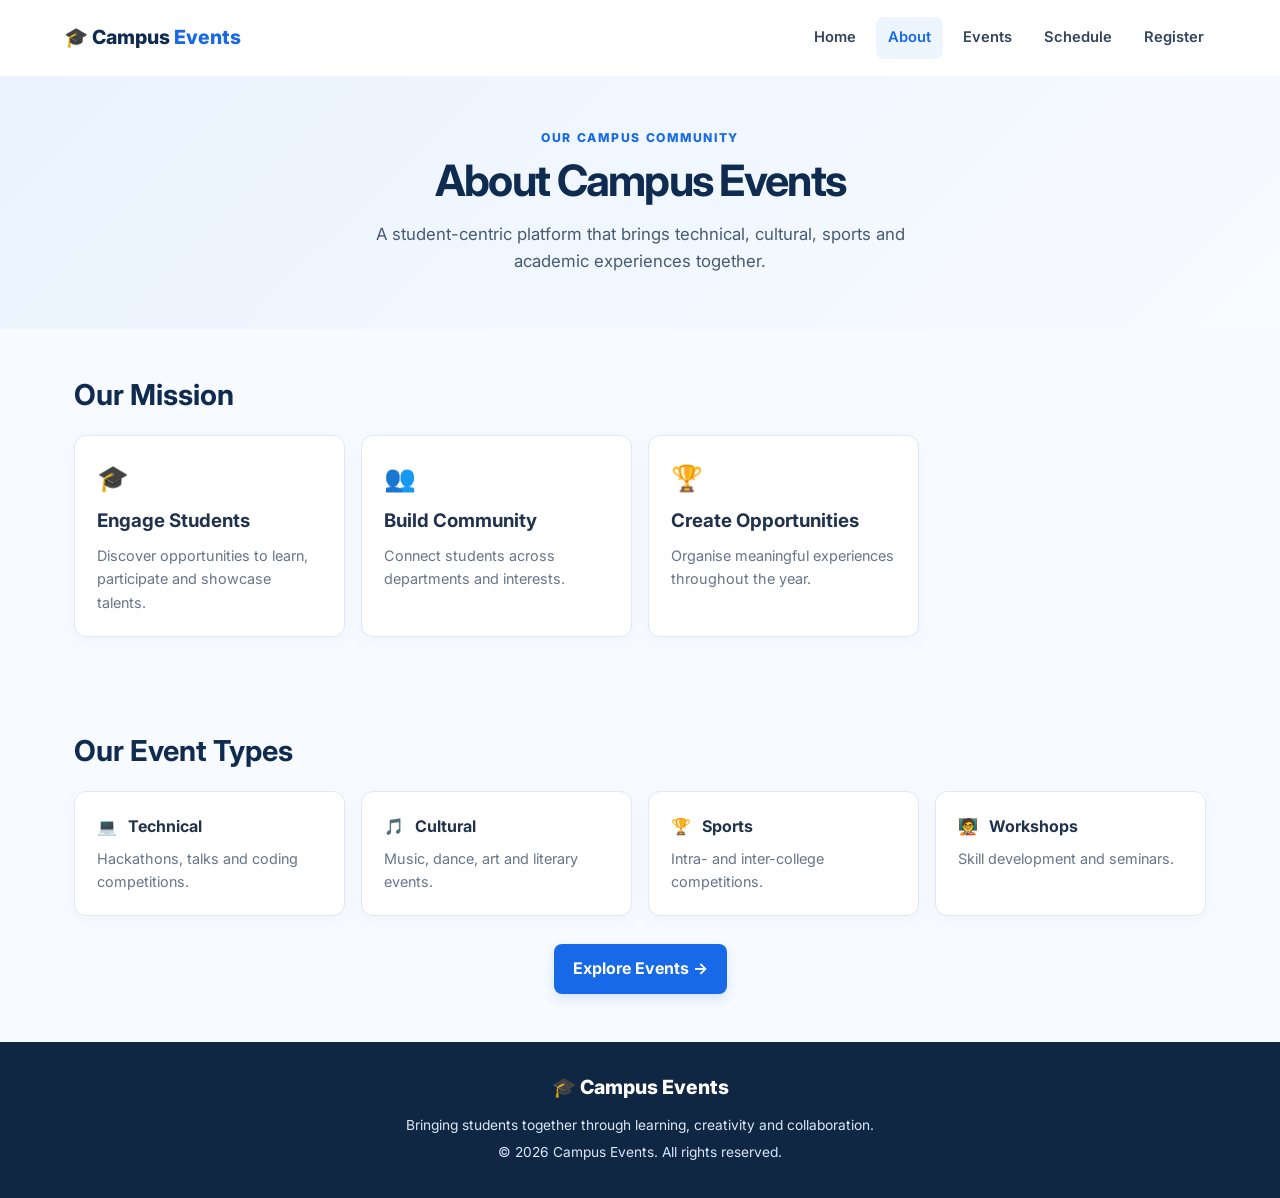
<file: about.html>
<!DOCTYPE html>
<html lang="en">
<head>
  <meta charset="UTF-8">
  <meta name="viewport" content="width=device-width, initial-scale=1.0">
  <title>About | Campus Events</title>
  <link rel="stylesheet" href="style.css">
</head>
<body>
<header class="navbar">
  <a class="logo" href="index.html">🎓 Campus <span>Events</span></a>
  <nav>
    <a href="index.html">Home</a>
    <a class="active" href="about.html">About</a>
    <a href="events.html">Events</a>
    <a href="schedule.html">Schedule</a>
    <a href="register.html">Register</a>
  </nav>
</header>
<main>
  <section class="page-hero">
    <p class="eyebrow">OUR CAMPUS COMMUNITY</p>
    <h1>About Campus Events</h1>
    <p>A student-centric platform that brings technical, cultural, sports and academic experiences together.</p>
  </section>
  <section class="section">
    <h2>Our Mission</h2>
    <div class="category-grid">
      <div><span class="big-icon">🎓</span><h3>Engage Students</h3><p>Discover opportunities to learn, participate and showcase talents.</p></div>
      <div><span class="big-icon">👥</span><h3>Build Community</h3><p>Connect students across departments and interests.</p></div>
      <div><span class="big-icon">🏆</span><h3>Create Opportunities</h3><p>Organise meaningful experiences throughout the year.</p></div>
    </div>
  </section>
  <section class="section">
    <h2>Our Event Types</h2>
    <div class="category-grid">
      <div>💻 <strong>Technical</strong><p>Hackathons, talks and coding competitions.</p></div>
      <div>🎵 <strong>Cultural</strong><p>Music, dance, art and literary events.</p></div>
      <div>🏆 <strong>Sports</strong><p>Intra- and inter-college competitions.</p></div>
      <div>🧑‍🏫 <strong>Workshops</strong><p>Skill development and seminars.</p></div>
    </div>
    <p class="center"><a class="btn" href="events.html">Explore Events →</a></p>
  </section>
</main>
<footer class="footer">
  <a class="logo light" href="index.html">🎓 Campus Events</a>
  <p>Bringing students together through learning, creativity and collaboration.</p>
  <p>© 2026 Campus Events. All rights reserved.</p>
</footer>
</body>
</html>
</file>
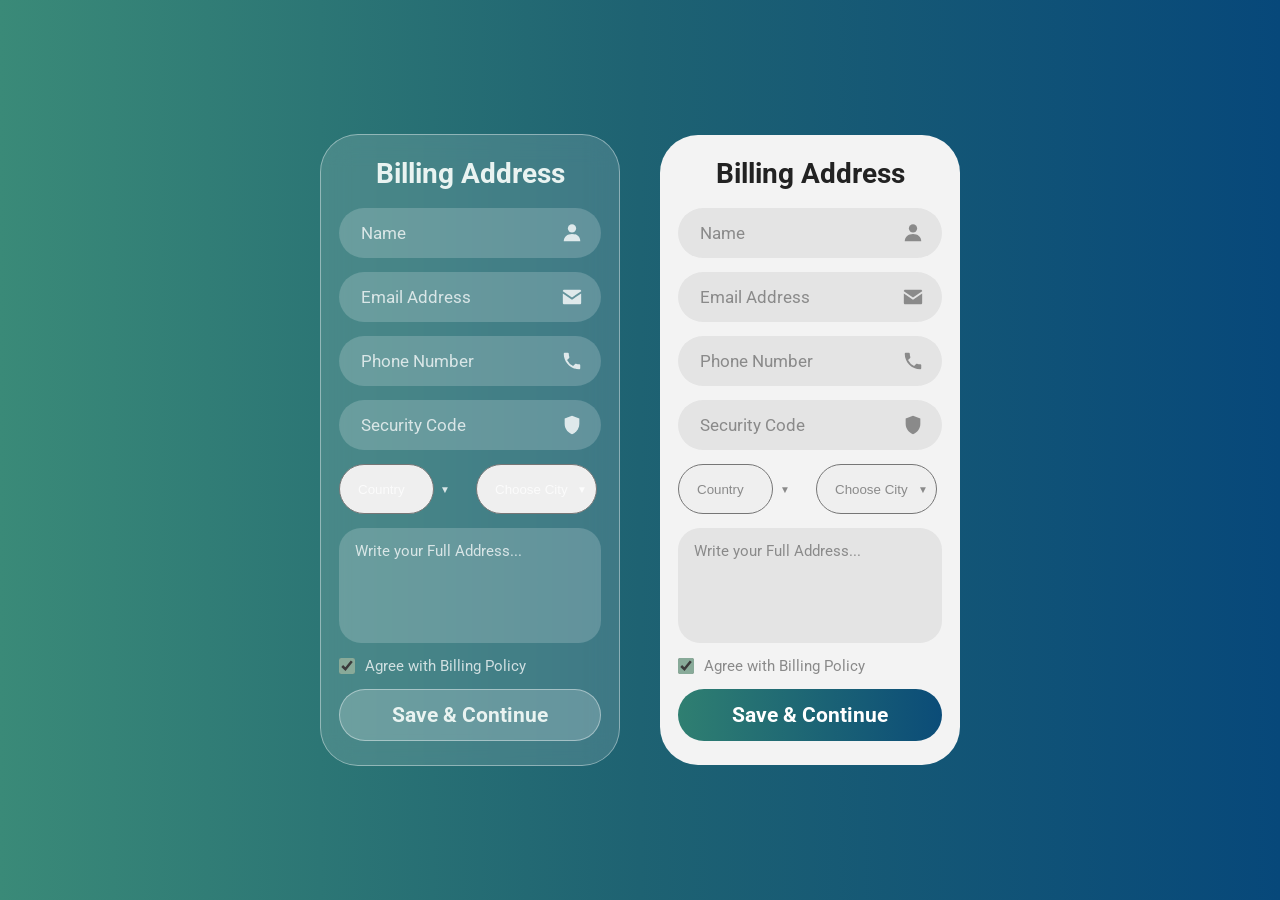
<file: billing-form_1.html>
<!DOCTYPE html>
<html lang="en">
<head>
<meta charset="UTF-8">
<meta name="viewport" content="width=device-width, initial-scale=1">
<title>Billing Address Form</title>
<link href="https://fonts.googleapis.com/css2?family=Roboto:wght@400;700&display=swap" rel="stylesheet">
<style>
  /* 1. Page: diagonal-free green to blue gradient behind everything */
  * { box-sizing: border-box; margin: 0; }
  body {
    min-height: 100vh;
    display: flex; flex-wrap: wrap; gap: 40px;      /* two cards side by side, wrap on phones */
    align-items: center; justify-content: center;
    padding: 40px 20px;
    font-family: "Roboto", Arial, sans-serif;
    background: linear-gradient(90deg, #3a8a78 0%, #1e6272 50%, #07487a 100%);
  }

  /* 2. Shared card shape (both versions use this) */
  .card {
    width: 300px; padding: 22px 18px 24px;
    border-radius: 38px;
    display: flex; flex-direction: column; gap: 14px;
  }
  .card h2 { text-align: center; font-size: 28px; font-weight: 700; margin-bottom: 4px; }

  /* 3. Shared fields: pill shape = border-radius bigger than half the height */
  .field { position: relative; }
  .field input, .field select, textarea {
    width: 100%; border: 0; outline: 0;
    font: inherit; font-size: 17px; color: inherit;
    background: var(--field-bg);
  }
  .field input { height: 50px; padding: 0 50px 0 22px; border-radius: 25px; }
  .field svg {                                       /* icon sits inside the right end */
    position: absolute; right: 18px; top: 50%;
    width: 22px; height: 22px; transform: translateY(-50%);
    fill: var(--icon);
  }
  ::placeholder { color: var(--placeholder); opacity: 1; }

  /* Country + City on one row */
  .row { display: flex; justify-content: space-between; gap: 12px; }
  .select { position: relative; flex: 1; }
  .select select {
    height: 50px; padding: 0 28px 0 18px; border-radius: 25px;
    appearance: none; -webkit-appearance: none; color: var(--placeholder);
  }
  .select::after {                                   /* the little arrow */
    content: "▼"; font-size: 10px; color: var(--icon);
    position: absolute; right: 14px; top: 50%; transform: translateY(-50%);
    pointer-events: none;
  }

  textarea { height: 115px; padding: 14px 16px; border-radius: 22px; resize: none; font-size: 15px; }

  .agree { display: flex; align-items: center; gap: 10px; font-size: 15px; color: var(--placeholder); }
  .agree input { width: 16px; height: 16px; accent-color: #8a9; }

  button {
    height: 52px; border-radius: 26px; border: 0; cursor: pointer;
    font: inherit; font-size: 21px; font-weight: 700;
  }
  button:focus-visible, input:focus-visible, select:focus-visible, textarea:focus-visible {
    outline: 2px solid #fff; outline-offset: 2px;
  }

  /* 4. GLASS version: see-through white + blur of what is behind */
  .glass {
    --field-bg: rgba(255,255,255,.18);
    --placeholder: rgba(255,255,255,.75);
    --icon: rgba(255,255,255,.8);
    color: #e9f3f1;
    background: rgba(255,255,255,.14);               /* low alpha = see-through */
    border: 1px solid rgba(255,255,255,.4);          /* thin light edge */
    backdrop-filter: blur(14px);                     /* the "frosted" effect */
    -webkit-backdrop-filter: blur(14px);
  }
  .glass button { background: rgba(255,255,255,.2); color: #e9f3f1; border: 1px solid rgba(255,255,255,.4); }

  /* 5. LIGHT version: solid grey-white + gradient button */
  .light {
    --field-bg: #e4e4e4;
    --placeholder: #8a8a8a;
    --icon: #8a8a8a;
    color: #222;
    background: #f3f3f3;
  }
  .light button { background: linear-gradient(90deg, #2f7f71, #0b4c78); color: #fff; }
</style>
</head>
<body>

  <!-- Left card: glass -->
  <form class="card glass" onsubmit="return false">
    <h2>Billing Address</h2>
    <div class="field">
      <input type="text" placeholder="Name" aria-label="Name">
      <svg viewBox="0 0 24 24"><circle cx="12" cy="7" r="4.5"/><path d="M3 21c0-5 4-8 9-8s9 3 9 8z"/></svg>
    </div>
    <div class="field">
      <input type="email" placeholder="Email Address" aria-label="Email Address">
      <svg viewBox="0 0 24 24"><path d="M2 5h20v14H2z" opacity=".0"/><path d="M2 5.5C2 4.7 2.7 4 3.5 4h17c.8 0 1.5.7 1.5 1.5v.3L12 12.5 2 5.8zM2 8.2l10 6.7 10-6.7v10.3c0 .8-.7 1.5-1.5 1.5h-17c-.8 0-1.5-.7-1.5-1.5z"/></svg>
    </div>
    <div class="field">
      <input type="tel" placeholder="Phone Number" aria-label="Phone Number">
      <svg viewBox="0 0 24 24"><path d="M6.6 10.8a15 15 0 006.6 6.6l2.2-2.2c.3-.3.7-.4 1-.2 1.1.4 2.3.6 3.6.6.6 0 1 .4 1 1V20c0 .6-.4 1-1 1C10.6 21 3 13.4 3 4c0-.6.4-1 1-1h3.5c.6 0 1 .4 1 1 0 1.3.2 2.500.6 3.600.1.3 0 .7-.2 1z"/></svg>
    </div>
    <div class="field">
      <input type="text" placeholder="Security Code" aria-label="Security Code">
      <svg viewBox="0 0 24 24"><path d="M12 2l8 3v6c0 5-3.400 9.300-8 11-4.600-1.700-8-6-8-11V5z"/></svg>
    </div>
    <div class="row">
      <div class="select"><select aria-label="Country"><option>Country</option><option>India</option><option>USA</option></select></div>
      <div class="select"><select aria-label="City"><option>Choose City</option><option>Chennai</option><option>Mumbai</option></select></div>
    </div>
    <textarea placeholder="Write your Full Address..." aria-label="Full Address"></textarea>
    <label class="agree"><input type="checkbox" checked> Agree with Billing Policy</label>
    <button type="submit">Save &amp; Continue</button>
  </form>

  <!-- Right card: light (same HTML, only the class changes) -->
  <form class="card light" onsubmit="return false">
    <h2>Billing Address</h2>
    <div class="field">
      <input type="text" placeholder="Name" aria-label="Name">
      <svg viewBox="0 0 24 24"><circle cx="12" cy="7" r="4.5"/><path d="M3 21c0-5 4-8 9-8s9 3 9 8z"/></svg>
    </div>
    <div class="field">
      <input type="email" placeholder="Email Address" aria-label="Email Address">
      <svg viewBox="0 0 24 24"><path d="M2 5.5C2 4.7 2.7 4 3.5 4h17c.8 0 1.5.7 1.5 1.5v.3L12 12.5 2 5.8zM2 8.2l10 6.7 10-6.7v10.3c0 .8-.7 1.5-1.5 1.5h-17c-.8 0-1.5-.7-1.5-1.5z"/></svg>
    </div>
    <div class="field">
      <input type="tel" placeholder="Phone Number" aria-label="Phone Number">
      <svg viewBox="0 0 24 24"><path d="M6.6 10.8a15 15 0 006.6 6.6l2.2-2.2c.3-.3.7-.4 1-.2 1.1.4 2.3.6 3.6.6.6 0 1 .4 1 1V20c0 .6-.4 1-1 1C10.6 21 3 13.4 3 4c0-.6.4-1 1-1h3.5c.6 0 1 .4 1 1 0 1.3.2 2.500.6 3.600.1.3 0 .7-.2 1z"/></svg>
    </div>
    <div class="field">
      <input type="text" placeholder="Security Code" aria-label="Security Code">
      <svg viewBox="0 0 24 24"><path d="M12 2l8 3v6c0 5-3.400 9.300-8 11-4.600-1.700-8-6-8-11V5z"/></svg>
    </div>
    <div class="row">
      <div class="select"><select aria-label="Country"><option>Country</option><option>India</option><option>USA</option></select></div>
      <div class="select"><select aria-label="City"><option>Choose City</option><option>Chennai</option><option>Mumbai</option></select></div>
    </div>
    <textarea placeholder="Write your Full Address..." aria-label="Full Address"></textarea>
    <label class="agree"><input type="checkbox" checked> Agree with Billing Policy</label>
    <button type="submit">Save &amp; Continue</button>
  </form>

</body>
</html>
</file>
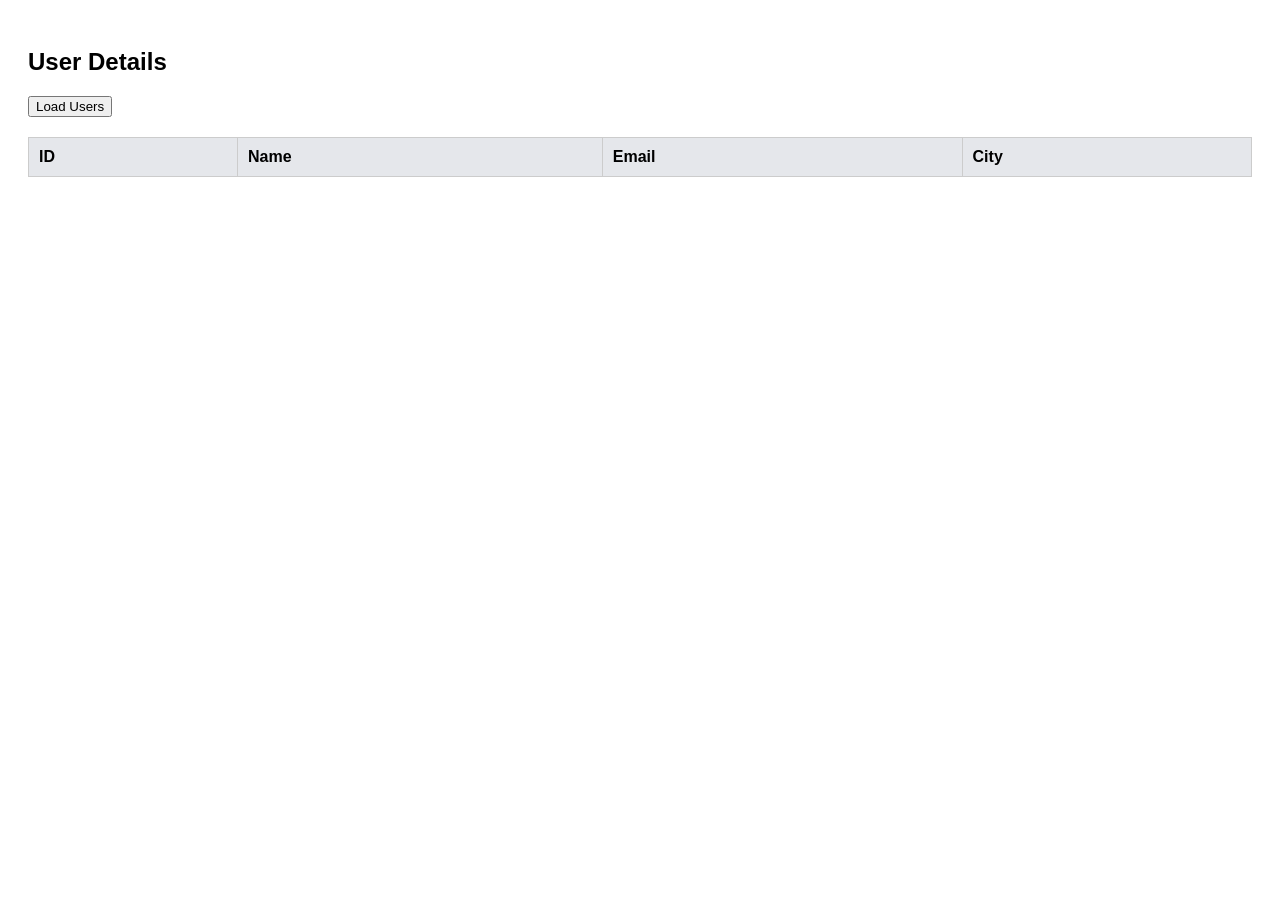
<file: blue.html>
<!DOCTYPE html>
<html lang="en">

<head>
    <meta charset="UTF-8">
    <meta name="viewport" content="width=device-width, initial-scale=1.0">
    <title>Fetch Users</title>

    <style>
        body {
            font-family: Arial, sans-serif;
            padding: 20px;
        }

        table {
            width: 100%;
            border-collapse: collapse;
            margin-top: 20px;
        }

        th,
        td {
            border: 1px solid #ccc;
            padding: 10px;
            text-align: left;
        }

        th {
            background-color: #e5e7eb;
        }
    </style>
</head>

<body>

    <h2>User Details</h2>

    <button id="loadBtn">Load Users</button>
    <p id="status"></p>

    <table>
        <thead>
            <tr>
                <th>ID</th>
                <th>Name</th>
                <th>Email</th>
                <th>City</th>
            </tr>
        </thead>

        <tbody id="userTable">
            
        </tbody>
    </table>

    <script>
        const loadBtn = document.getElementById("loadBtn");
        const userTable = document.getElementById("userTable");
        const status = document.getElementById("status");

        async function fetchUsers() {
            status.textContent = "Loading users...";
            loadBtn.disabled = true;
            userTable.innerHTML = "";

            try {
                const response = await fetch(
                    "https://jsonplaceholder.typicode.com/users"
                );

                if (!response.ok) {
                    throw new Error("Failed to fetch users");
                }

                const users = await response.json();

                users.forEach((user) => {
                    const row = document.createElement("tr");

                    row.innerHTML = `
            <td>${user.id}</td>
            <td>${user.name}</td>
            <td>${user.email}</td>
            <td>${user.address.city}</td>
          `;

                    userTable.appendChild(row);
                });

                status.textContent = "Users loaded successfully!";
            } catch (error) {
                status.textContent = "Error: " + error.message;
            } finally {
                loadBtn.disabled = false;
            }
        }

        loadBtn.addEventListener("click", fetchUsers);
    </script>

</body>

</html>
</file>
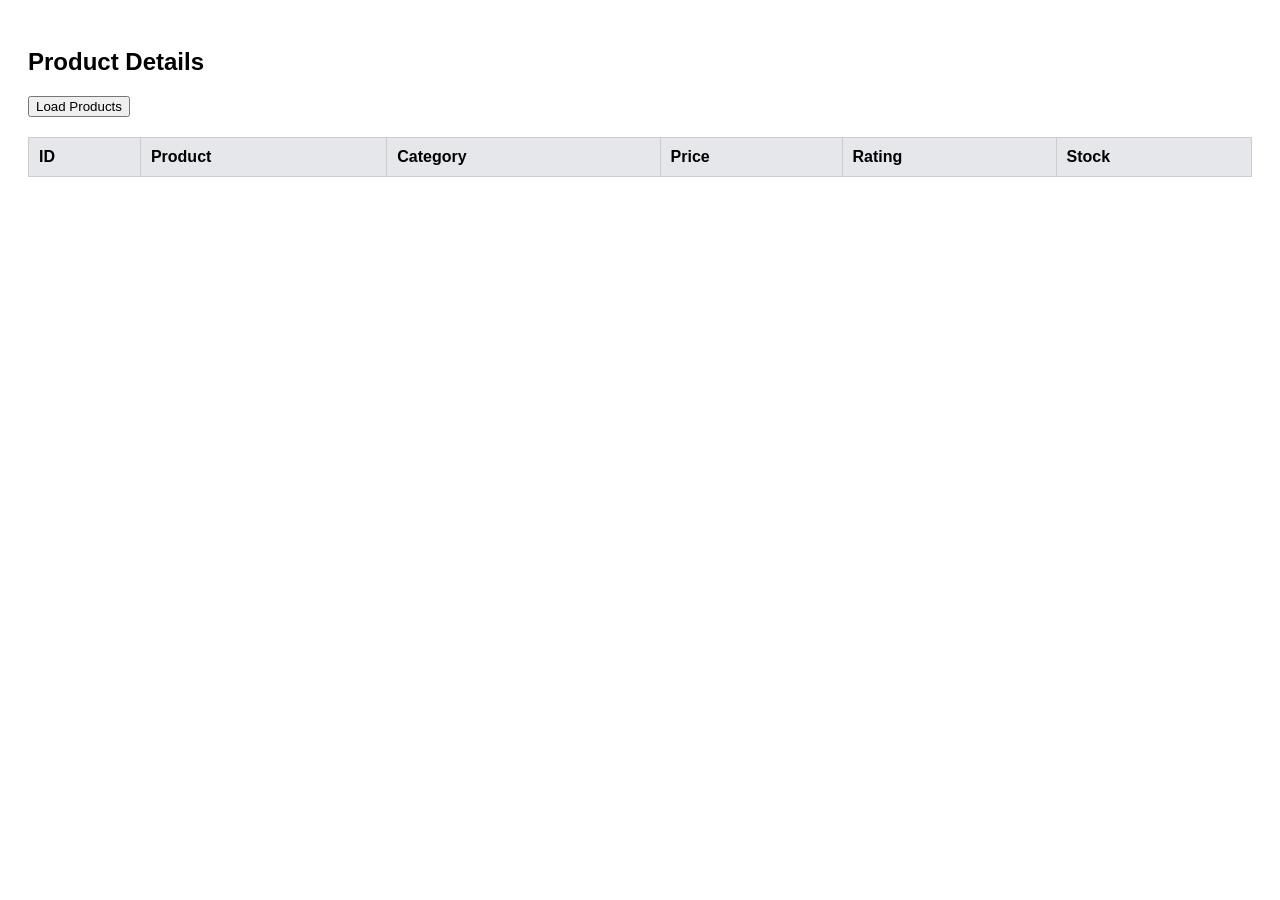
<file: m.html>
<!DOCTYPE html>
<html lang="en">
<head>
  <meta charset="UTF-8">
  <meta name="viewport" content="width=device-width, initial-scale=1.0">
  <title>Fetch Products</title>

  <style>
    body {
      font-family: Arial, sans-serif;
      padding: 20px;
    }

    table {
      width: 100%;
      border-collapse: collapse;
      margin-top: 20px;
    }

    th, td {
      border: 1px solid #ccc;
      padding: 10px;
      text-align: left;
    }

    th {
      background-color: #e5e7eb;
    }
  </style>
</head>
<body>

  <h2>Product Details</h2>

  <button id="loadBtn">Load Products</button>
  <p id="status"></p>

  <table>
    <thead>
      <tr>
        <th>ID</th>
        <th>Product</th>
        <th>Category</th>
        <th>Price</th>
        <th>Rating</th>
        <th>Stock</th>
      </tr>
    </thead>

    <tbody id="productTable">
      <!-- API data will be added here -->
    </tbody>
  </table>

  <script>
    const loadBtn = document.getElementById("loadBtn");
    const productTable = document.getElementById("productTable");
    const status = document.getElementById("status");

    async function fetchProducts() {
      status.textContent = "Loading products...";
      loadBtn.disabled = true;
      productTable.innerHTML = "";

      try {
        const response = await fetch(
          "https://dummyjson.com/products"
        );

        if (!response.ok) {
          throw new Error("Failed to fetch products");
        }

        const data = await response.json();

        data.products.forEach((product) => {
          const row = document.createElement("tr");

          row.innerHTML = `
            <td>${product.id}</td>
            <td>${product.title}</td>
            <td>${product.category}</td>
            <td>$${product.price.toFixed(2)}</td>
            <td>${product.rating}</td>
            <td>${product.stock}</td>
          `;

          productTable.appendChild(row);
        });

        status.textContent = `Loaded ${data.products.length} products.`;
      } catch (error) {
        status.textContent = "Error: " + error.message;
      } finally {
        loadBtn.disabled = false;
      }
    }

    loadBtn.addEventListener("click", fetchProducts);
  </script>

</body>
</html>
</file>
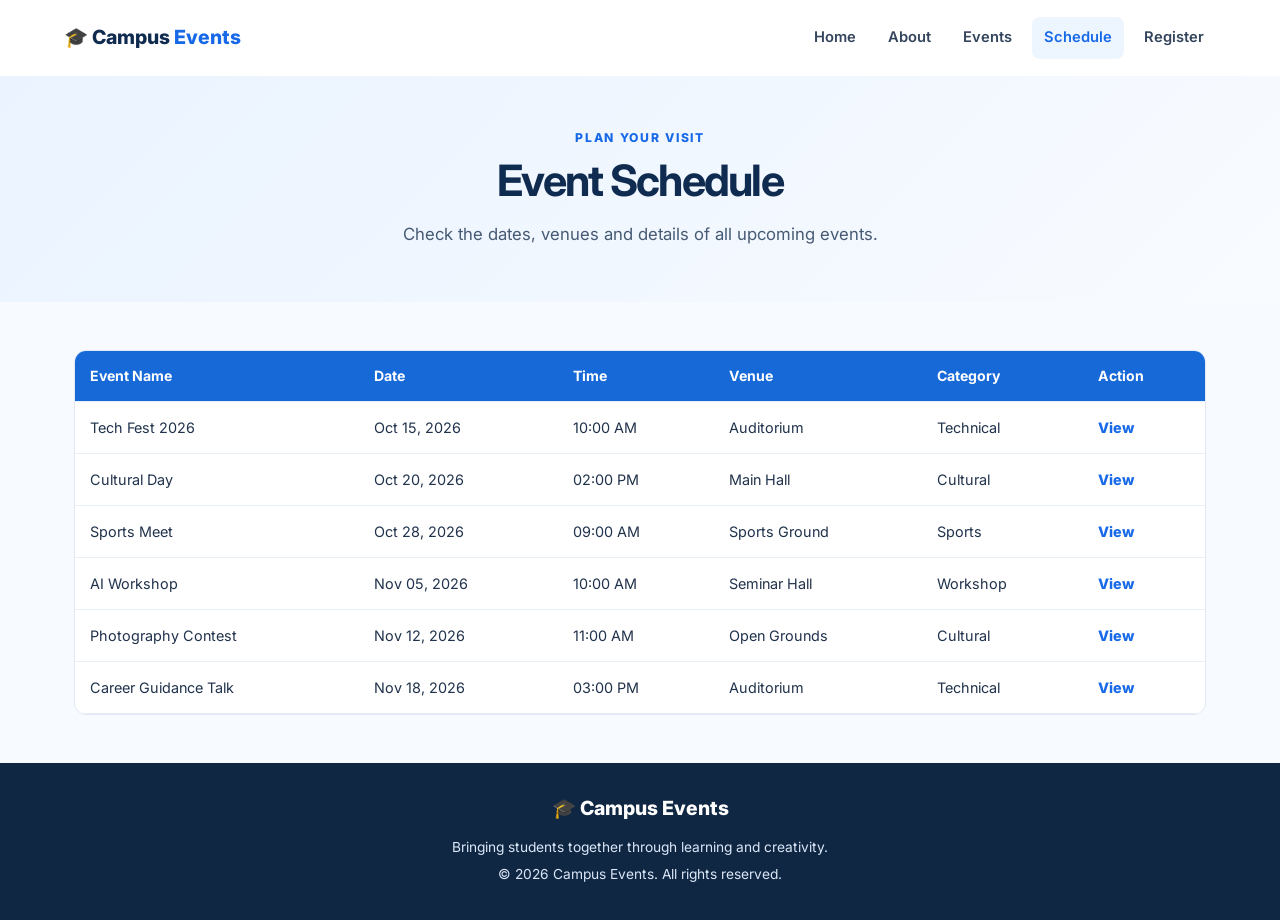
<file: schedule.html>
<!DOCTYPE html>
<html lang="en">
<head>
  <meta charset="UTF-8">
  <meta name="viewport" content="width=device-width, initial-scale=1.0">
  <title>Schedule | Campus Events</title>
  <link rel="stylesheet" href="style.css">
</head>
<body>
<header class="navbar">
  <a class="logo" href="index.html">🎓 Campus <span>Events</span></a>
  <nav>
    <a href="index.html">Home</a><a href="about.html">About</a>
    <a href="events.html">Events</a><a class="active" href="schedule.html">Schedule</a>
    <a href="register.html">Register</a>
  </nav>
</header>
<main>
  <section class="page-hero"><p class="eyebrow">PLAN YOUR VISIT</p><h1>Event Schedule</h1><p>Check the dates, venues and details of all upcoming events.</p></section>
  <section class="section">
    <div class="table-wrap">
      <table>
        <thead><tr><th>Event Name</th><th>Date</th><th>Time</th><th>Venue</th><th>Category</th><th>Action</th></tr></thead>
        <tbody>
          <tr><td>Tech Fest 2026</td><td>Oct 15, 2026</td><td>10:00 AM</td><td>Auditorium</td><td>Technical</td><td><a href="event-details.html?event=tech">View</a></td></tr>
          <tr><td>Cultural Day</td><td>Oct 20, 2026</td><td>02:00 PM</td><td>Main Hall</td><td>Cultural</td><td><a href="event-details.html?event=cultural">View</a></td></tr>
          <tr><td>Sports Meet</td><td>Oct 28, 2026</td><td>09:00 AM</td><td>Sports Ground</td><td>Sports</td><td><a href="event-details.html?event=sports">View</a></td></tr>
          <tr><td>AI Workshop</td><td>Nov 05, 2026</td><td>10:00 AM</td><td>Seminar Hall</td><td>Workshop</td><td><a href="event-details.html?event=ai">View</a></td></tr>
          <tr><td>Photography Contest</td><td>Nov 12, 2026</td><td>11:00 AM</td><td>Open Grounds</td><td>Cultural</td><td><a href="event-details.html?event=photo">View</a></td></tr>
          <tr><td>Career Guidance Talk</td><td>Nov 18, 2026</td><td>03:00 PM</td><td>Auditorium</td><td>Technical</td><td><a href="event-details.html?event=career">View</a></td></tr>
        </tbody>
      </table>
    </div>
  </section>
</main>
<footer class="footer"><a class="logo light" href="index.html">🎓 Campus Events</a><p>Bringing students together through learning and creativity.</p><p>© 2026 Campus Events. All rights reserved.</p></footer>
</body>
</html>
</file>
<file: style.css>
@import url('https://fonts.googleapis.com/css2?family=Inter:wght@400;500;600;700;800&display=swap');

:root {
  --navy: #102b50;
  --blue: #1769e8;
  --text: #20324c;
  --muted: #66758b;
  --line: #dfe8f4;
}

* { box-sizing: border-box; margin: 0; padding: 0; }
html { scroll-behavior: smooth; }
body {
  font-family: Inter, Arial, sans-serif;
  color: var(--text);
  background: #f7faff;
  line-height: 1.6;
}
a { color: var(--blue); text-decoration: none; }

.navbar {
  background: white;
  min-height: 76px;
  padding: 14px max(5%, calc((100% - 1180px) / 2));
  display: flex;
  align-items: center;
  justify-content: space-between;
  gap: 24px;
  box-shadow: 0 2px 12px #102b500c;
}
.logo {
  font-size: 1.22rem;
  font-weight: 800;
  color: var(--navy);
  white-space: nowrap;
}
.logo span { color: var(--blue); }
nav { display: flex; gap: 8px; align-items: center; flex-wrap: wrap; }
nav a {
  color: #33445c;
  padding: 9px 12px;
  border-radius: 8px;
  font-size: .92rem;
  font-weight: 600;
}
nav a:hover, nav a.active { color: var(--blue); background: #edf5ff; }

.hero {
  min-height: 420px;
  display: flex;
  align-items: center;
  padding: 64px max(5%, calc((100% - 1180px) / 2));
  background:
    linear-gradient(90deg, rgba(247,250,255,.98), rgba(247,250,255,.75) 42%, rgba(247,250,255,.05)),
    url('https://images.unsplash.com/photo-1562774053-701939374585?auto=format&fit=crop&w=1800&q=85') center/cover;
}
.hero-copy { max-width: 570px; }
.eyebrow {
  font-size: .76rem;
  letter-spacing: .14em;
  font-weight: 800;
  color: var(--blue);
  margin-bottom: 9px;
}
.hero h1, .page-hero h1 {
  font-size: clamp(2rem, 4vw, 3.35rem);
  line-height: 1.12;
  color: var(--navy);
  letter-spacing: -.04em;
  margin-bottom: 16px;
}
.hero-copy > p:not(.eyebrow), .page-hero > p:not(.eyebrow) {
  font-size: 1.05rem;
  max-width: 580px;
  color: #465a73;
  margin-bottom: 22px;
}
.btn {
  display: inline-flex;
  align-items: center;
  justify-content: center;
  background: var(--blue);
  color: white;
  padding: 12px 19px;
  border: 0;
  border-radius: 8px;
  font: inherit;
  font-weight: 700;
  cursor: pointer;
  box-shadow: 0 5px 12px #1769e825;
  transition: transform .2s, background .2s;
}
.btn:hover { background: #0e53c4; transform: translateY(-1px); }
.btn.small { padding: 9px 13px; font-size: .87rem; margin-top: 6px; }

.section { max-width: 1180px; margin: auto; padding: 48px 24px; }
.section h2 { color: var(--navy); font-size: 1.8rem; line-height: 1.25; margin-bottom: 22px; }
.section-heading {
  display: flex; align-items: end; justify-content: space-between;
  gap: 20px; margin-bottom: 22px;
}
.section-heading h2 { margin: 0; }
.section-heading > a { font-weight: 700; }

.cards { display: grid; grid-template-columns: repeat(3, minmax(0, 1fr)); gap: 22px; }
.event-card {
  background: white;
  border: 1px solid #e7edf5;
  border-radius: 13px;
  overflow: hidden;
  box-shadow: 0 7px 24px #19365b0a;
  transition: transform .2s, box-shadow .2s;
}
.event-card:hover { transform: translateY(-4px); box-shadow: 0 14px 32px #19365b16; }
.event-card > img { display: block; width: 100%; height: 190px; object-fit: cover; }
.card-body { padding: 18px; }
.card-body h3 { color: var(--navy); font-size: 1.15rem; margin: 8px 0; }
.card-body p { font-size: .92rem; margin: 8px 0 12px; }
.meta { font-size: .82rem !important; color: var(--muted); }

.tag { display: inline-block; padding: 4px 9px; border-radius: 5px; font-size: .75rem; font-weight: 800; }
.blue { color: #1459bb; background: #e5f0ff; }
.red { color: #b73548; background: #ffeaee; }
.green { color: #16805a; background: #def8eb; }

.categories { padding-top: 8px; padding-bottom: 58px; }
.category-grid { display: grid; grid-template-columns: repeat(4, minmax(0, 1fr)); gap: 16px; }
.category-grid > div {
  background: white; border: 1px solid var(--line); border-radius: 12px;
  padding: 22px; min-height: 100px; box-shadow: 0 5px 20px #19365b08;
}
.category-grid strong { margin-left: 7px; }
.category-grid p { font-size: .9rem; color: var(--muted); margin-top: 8px; }
.big-icon { font-size: 1.6rem; display: block; margin-bottom: 8px; }

.footer {
  background: #102743; color: #dbe7f7; text-align: center;
  padding: 30px 20px; font-size: .86rem;
}
.footer .logo { display: inline-block; color: white; margin-bottom: 6px; }
.footer p { margin: 5px auto; }

.page-hero {
  padding: 52px 24px 36px;
  text-align: center;
  background: linear-gradient(135deg, #eaf3ff, #f8fbff);
}
.page-hero > p:not(.eyebrow) { margin: 0 auto 18px; }
.page-hero h1 { font-size: clamp(2rem, 4vw, 2.7rem); }
.page-hero .search { width: min(100%, 500px); margin: 8px auto 0; text-align: left; }
.search {
  display: block; border: 1px solid #d5e0ef; border-radius: 9px;
  background: white; padding: 13px 15px; font: inherit; outline: none;
}
.search:focus, input:focus, select:focus, textarea:focus {
  border-color: var(--blue); box-shadow: 0 0 0 3px #1769e81a;
}

.center { text-align: center; margin-top: 28px; }
.lead { color: var(--muted); margin: 8px 0 24px; }
.back-link { display: inline-block; margin-bottom: 24px; font-weight: 700; }
.details-grid {
  display: grid; grid-template-columns: minmax(0, 1.6fr) minmax(270px, 1fr);
  gap: 25px; margin-top: 22px; align-items: start;
}
.detail-image { width: 100%; height: 360px; object-fit: cover; border-radius: 14px; }
.info-panel { background: white; border: 1px solid var(--line); padding: 24px; border-radius: 13px; }
.info-panel h2 { font-size: 1.35rem; }
.info-panel p { margin: 16px 0; color: var(--muted); }
.info-panel strong { color: var(--navy); }
.info-panel .btn { width: 100%; text-align: center; }
.description { margin-top: 30px; max-width: 850px; }
.description p { color: var(--muted); }

.table-wrap { overflow-x: auto; background: white; border: 1px solid var(--line); border-radius: 12px; }
table { border-collapse: collapse; width: 100%; min-width: 760px; text-align: left; }
th { background: #1769d8; color: white; font-size: .88rem; }
th, td { padding: 14px 15px; border-bottom: 1px solid #e8eef6; }
tbody tr:hover { background: #f5f9ff; }
td { font-size: .9rem; }
td a { font-weight: 800; }

.form-container {
  max-width: 820px; margin: 0 auto; background: white;
  border: 1px solid var(--line); border-radius: 15px; padding: 28px;
  box-shadow: 0 8px 30px #19365b0b;
}
.form-grid { display: grid; grid-template-columns: 1fr 1fr; gap: 18px; }
.form-grid label {
  display: flex; flex-direction: column; gap: 7px;
  font-size: .9rem; font-weight: 700; color: var(--navy);
}
input, select, textarea {
  width: 100%; font: inherit; color: var(--text); padding: 12px;
  border: 1px solid #d5e0ef; border-radius: 8px; background: white; min-width: 0;
}
.form-grid .full { grid-column: 1 / -1; }
.consent { display: flex; align-items: center; gap: 9px; margin: 20px 0; font-size: .88rem; }
.consent input { width: auto; }
.submit-btn { width: 100%; }
.note { font-size: .8rem; color: var(--muted); margin-top: 12px; }
#form-message { color: #16805a; font-weight: 700; margin-top: 12px; }
#no-results { padding: 28px; text-align: center; color: var(--muted); }
[hidden] { display: none !important; }

@media (max-width: 850px) {
  .navbar { flex-direction: column; gap: 10px; }
  .cards { grid-template-columns: repeat(2, minmax(0, 1fr)); }
  .category-grid { grid-template-columns: repeat(2, minmax(0, 1fr)); }
  .hero { min-height: 380px; background-position: 58% center; }
  .details-grid { grid-template-columns: 1fr; }
  .detail-image { height: 320px; }
}
@media (max-width: 560px) {
  .navbar { padding: 14px 16px; }
  nav { justify-content: center; gap: 2px; }
  nav a { font-size: .82rem; padding: 7px; }
  .hero {
    padding: 48px 22px; min-height: 370px;
    background-image: linear-gradient(90deg, rgba(247,250,255,.97), rgba(247,250,255,.78)),
      url('https://images.unsplash.com/photo-1562774053-701939374585?auto=format&fit=crop&w=1000&q=80');
  }
  .hero h1 { font-size: 2.25rem; }
  .section { padding: 35px 17px; }
  .section-heading { align-items: start; flex-direction: column; }
  .cards { grid-template-columns: 1fr; }
  .event-card > img { height: 210px; }
  .category-grid { grid-template-columns: 1fr 1fr; gap: 10px; }
  .category-grid > div { padding: 15px; }
  .form-container { padding: 18px; }
  .form-grid { grid-template-columns: 1fr; }
  .form-grid .full { grid-column: auto; }
  .page-hero { padding: 38px 18px 28px; }
  .detail-image { height: 240px; }
}
</file>
